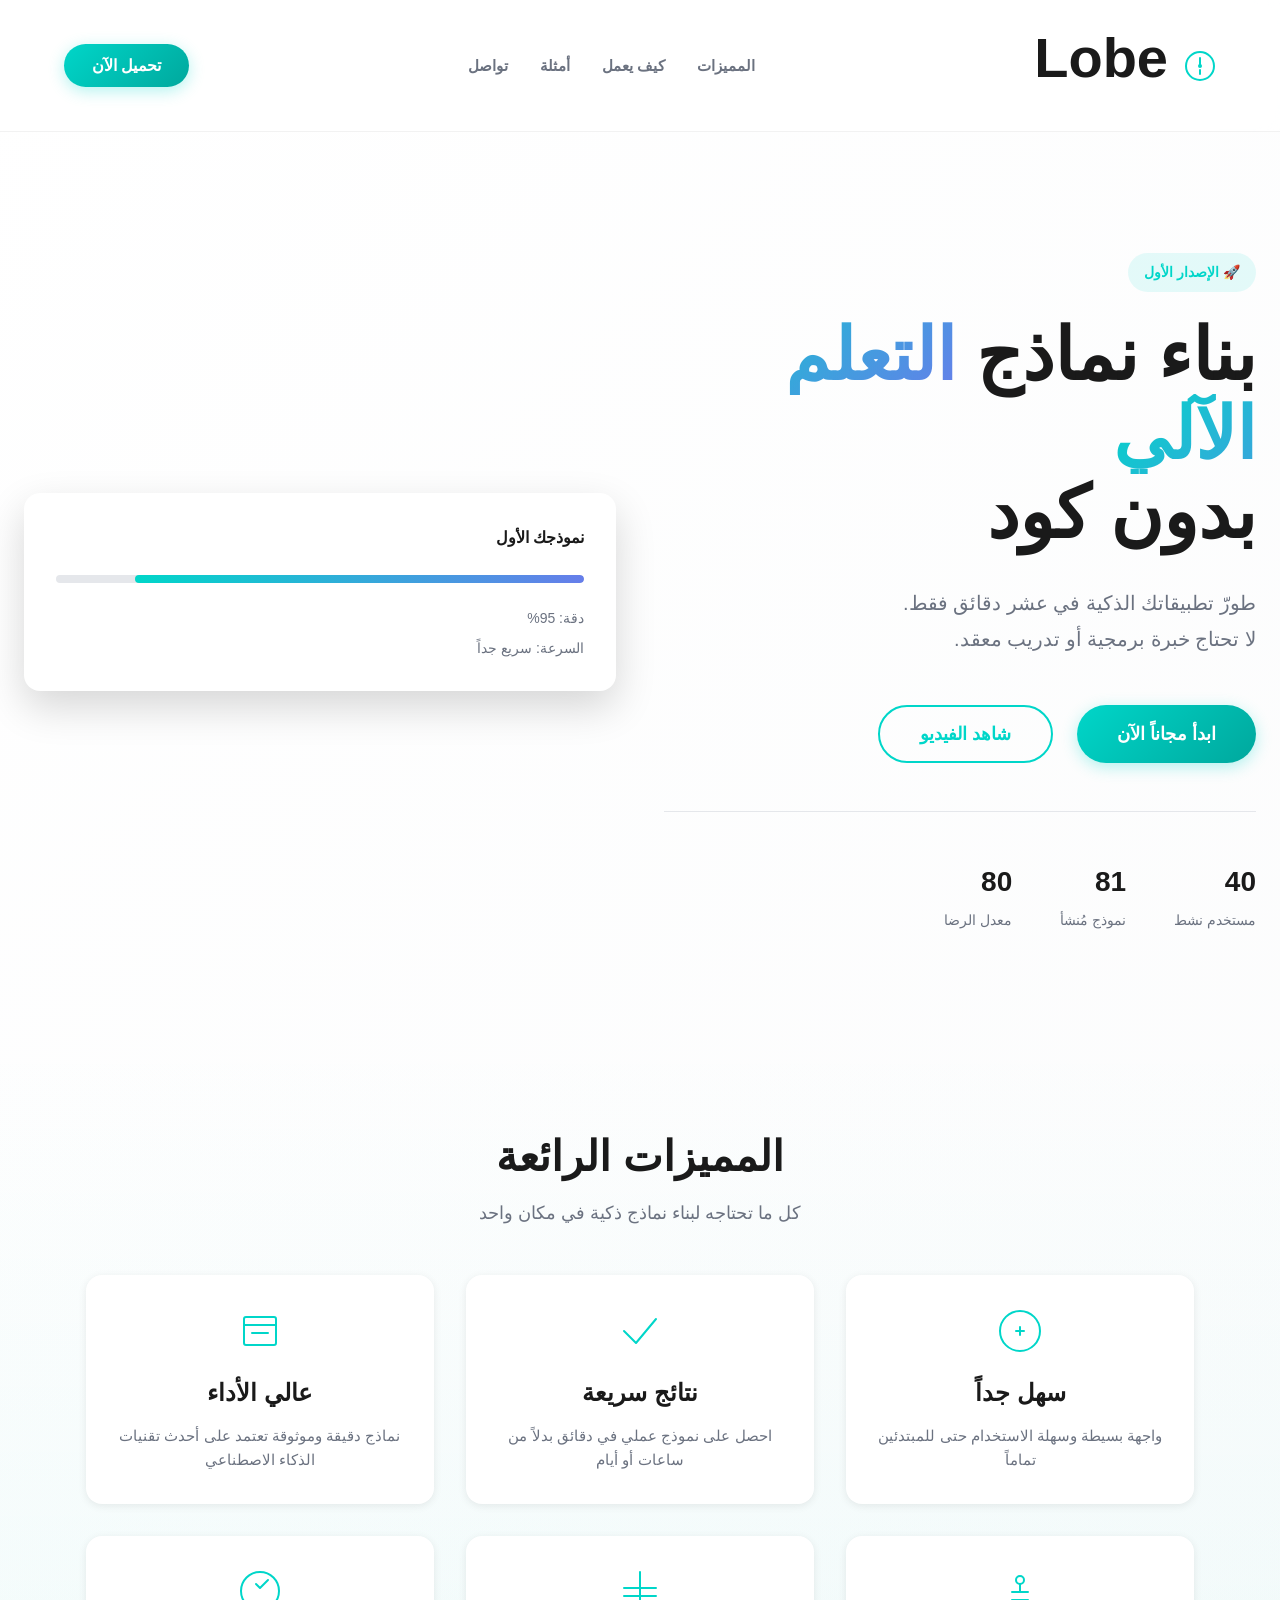
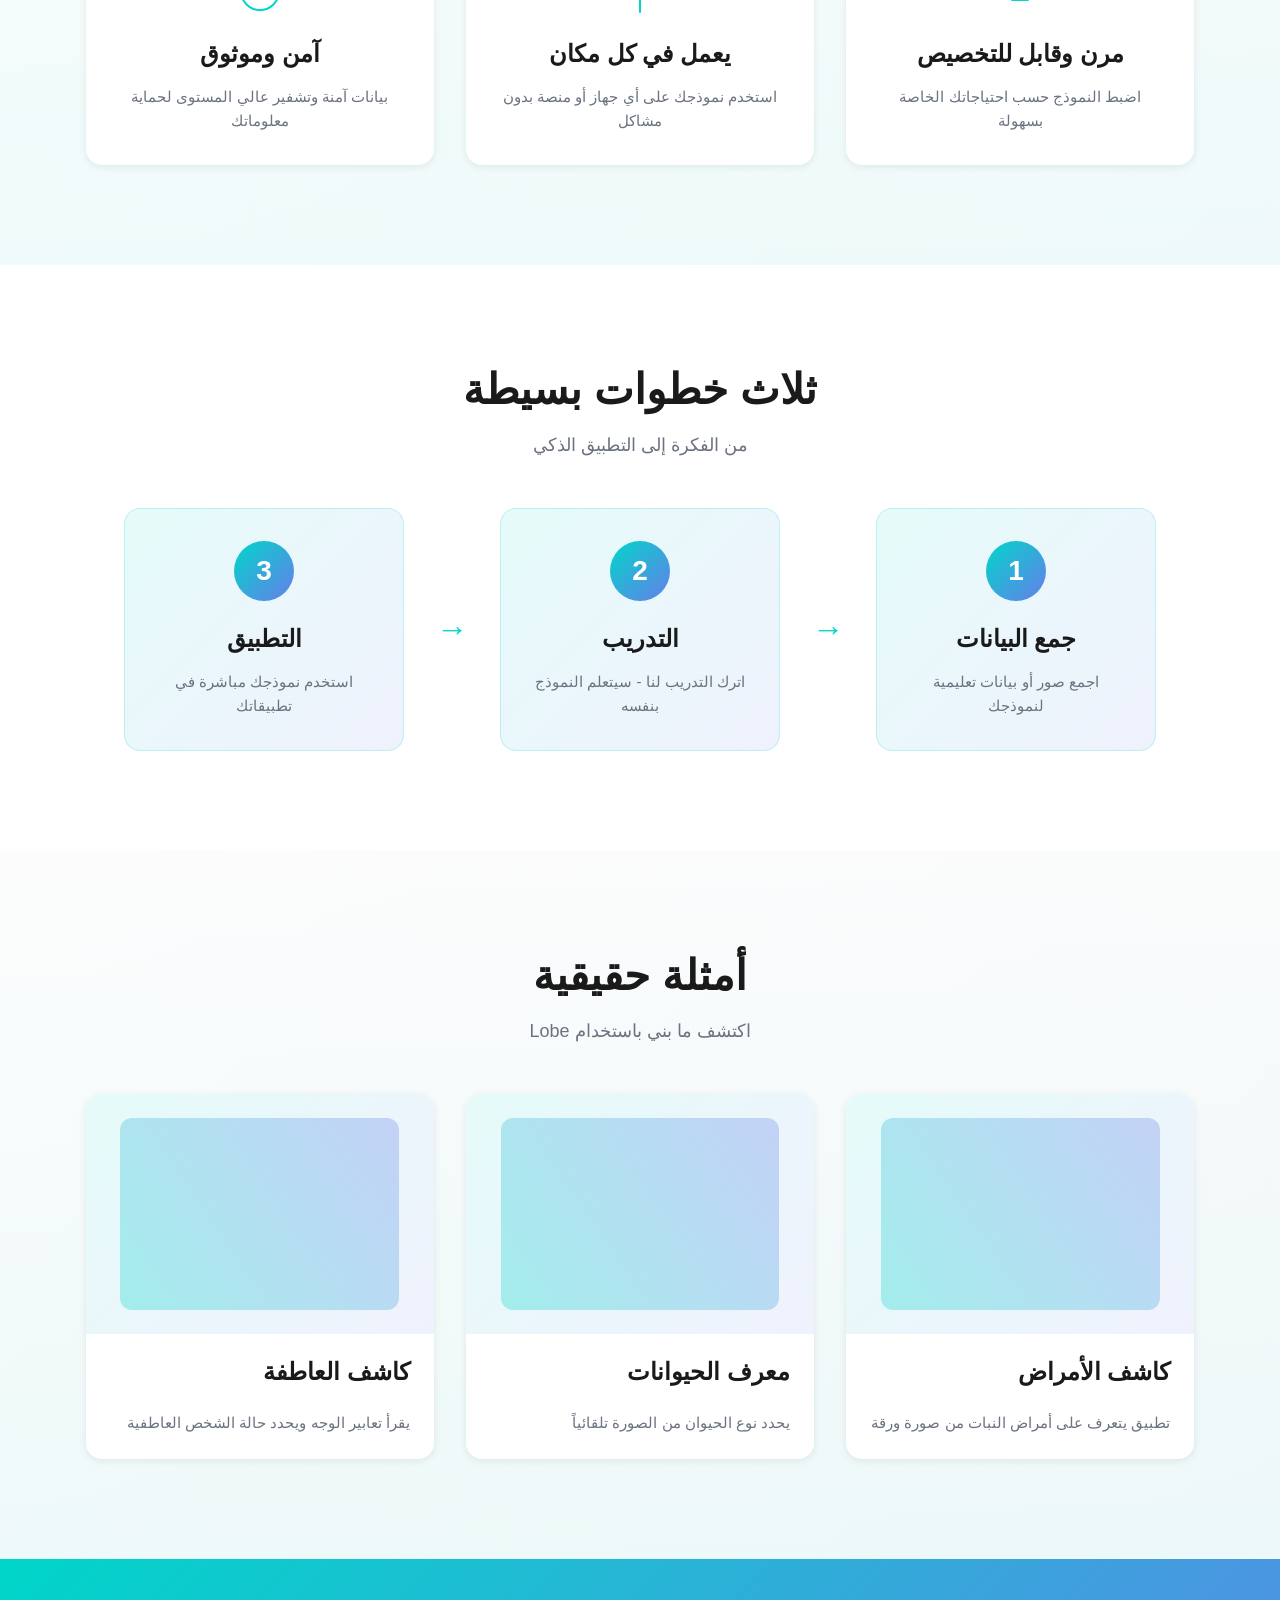
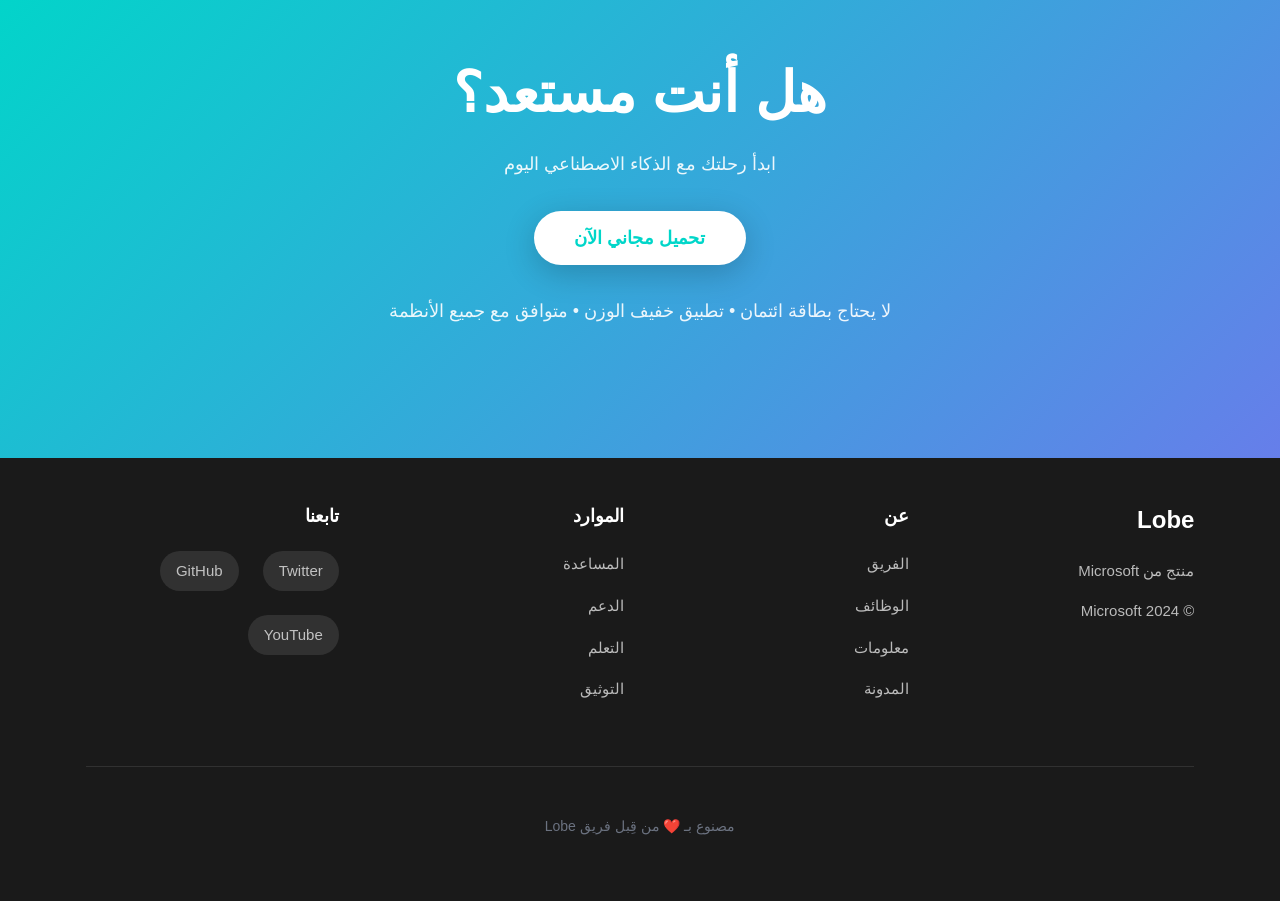
<file: html/index.html>
<!DOCTYPE html>
<html lang="ar" dir="rtl">
<head>
    <meta charset="UTF-8">
    <meta name="viewport" content="width=device-width, initial-scale=1.0">
    <title>Lobe - بناء نماذج تعلم آلي بسهولة</title>
    <link rel="stylesheet" href="../css/styles.css">
</head>
<body>

<!-- ==================== HEADER ==================== -->
<header class="header" id="header">
    <div class="container">
        <div class="logo">
            <svg width="32" height="32" viewBox="0 0 32 32" fill="none" xmlns="http://www.w3.org/2000/svg">
                <circle cx="16" cy="16" r="14" stroke="#00d6c9" stroke-width="2"/>
                <path d="M16 8v8m0 4v4" stroke="#00d6c9" stroke-width="2" stroke-linecap="round"/>
                <circle cx="16" cy="16" r="2" fill="#00d6c9"/>
            </svg>
            <h1>Lobe</h1>
        </div>

        <nav class="navbar">
            <ul>
                <li><a href="#features">المميزات</a></li>
                <li><a href="#how-it-works">كيف يعمل</a></li>
                <li><a href="#showcase">أمثلة</a></li>
                <li><a href="#contact">تواصل</a></li>
            </ul>
        </nav>

        <button class="btn btn-primary">
            تحميل الآن
        </button>
    </div>
</header>

<!-- ==================== HERO ==================== -->
<section class="hero">
    <div class="hero-content">
        <div class="badge">🚀 الإصدار الأول</div>
        
        <h1>
            بناء نماذج <span class="gradient-text">التعلم الآلي</span>
            <br>
            بدون كود
        </h1>
        
        <p class="subtitle">
            طورّ تطبيقاتك الذكية في عشر دقائق فقط.
            <br>
            لا تحتاج خبرة برمجية أو تدريب معقد.
        </p>

        <div class="hero-buttons">
            <button class="btn btn-primary btn-lg">ابدأ مجاناً الآن</button>
            <button class="btn btn-secondary btn-lg">شاهد الفيديو</button>
        </div>

        <div class="hero-stats">
            <div class="stat">
                <span class="stat-number">50K+</span>
                <span class="stat-label">مستخدم نشط</span>
            </div>
            <div class="stat">
                <span class="stat-number">100K+</span>
                <span class="stat-label">نموذج مُنشأ</span>
            </div>
            <div class="stat">
                <span class="stat-number">99%</span>
                <span class="stat-label">معدل الرضا</span>
            </div>
        </div>
    </div>

    <div class="hero-visual">
        <div class="floating-card">
            <div class="card-header">نموذجك الأول</div>
            <div class="card-progress">
                <div class="progress-bar" style="width: 85%"></div>
            </div>
            <div class="card-stats">
                <span>دقة: 95%</span>
                <span>السرعة: سريع جداً</span>
            </div>
        </div>
    </div>
</section>

<!-- ==================== FEATURES ==================== -->
<section class="features" id="features">
    <div class="container">
        <div class="section-header">
            <h2>المميزات الرائعة</h2>
            <p>كل ما تحتاجه لبناء نماذج ذكية في مكان واحد</p>
        </div>

        <div class="features-grid">
            <div class="feature-card">
                <div class="feature-icon">
                    <svg width="48" height="48" viewBox="0 0 48 48" fill="none" xmlns="http://www.w3.org/2000/svg">
                        <circle cx="24" cy="24" r="20" stroke="#00d6c9" stroke-width="2"/>
                        <path d="M20 24h8M24 20v8" stroke="#00d6c9" stroke-width="2" stroke-linecap="round"/>
                    </svg>
                </div>
                <h3>سهل جداً</h3>
                <p>واجهة بسيطة وسهلة الاستخدام حتى للمبتدئين تماماً</p>
            </div>

            <div class="feature-card">
                <div class="feature-icon">
                    <svg width="48" height="48" viewBox="0 0 48 48" fill="none" xmlns="http://www.w3.org/2000/svg">
                        <path d="M8 24L20 36L40 12" stroke="#00d6c9" stroke-width="2" stroke-linecap="round" stroke-linejoin="round"/>
                    </svg>
                </div>
                <h3>نتائج سريعة</h3>
                <p>احصل على نموذج عملي في دقائق بدلاً من ساعات أو أيام</p>
            </div>

            <div class="feature-card">
                <div class="feature-icon">
                    <svg width="48" height="48" viewBox="0 0 48 48" fill="none" xmlns="http://www.w3.org/2000/svg">
                        <rect x="8" y="10" width="32" height="28" stroke="#00d6c9" stroke-width="2" rx="2"/>
                        <path d="M8 18h32M16 26h16" stroke="#00d6c9" stroke-width="2" stroke-linecap="round"/>
                    </svg>
                </div>
                <h3>عالي الأداء</h3>
                <p>نماذج دقيقة وموثوقة تعتمد على أحدث تقنيات الذكاء الاصطناعي</p>
            </div>

            <div class="feature-card">
                <div class="feature-icon">
                    <svg width="48" height="48" viewBox="0 0 48 48" fill="none" xmlns="http://www.w3.org/2000/svg">
                        <circle cx="24" cy="12" r="4" stroke="#00d6c9" stroke-width="2"/>
                        <path d="M24 16v8M16 24h16M16 32h16" stroke="#00d6c9" stroke-width="2" stroke-linecap="round"/>
                    </svg>
                </div>
                <h3>مرن وقابل للتخصيص</h3>
                <p>اضبط النموذج حسب احتياجاتك الخاصة بسهولة</p>
            </div>

            <div class="feature-card">
                <div class="feature-icon">
                    <svg width="48" height="48" viewBox="0 0 48 48" fill="none" xmlns="http://www.w3.org/2000/svg">
                        <path d="M24 4v40M8 20h32M8 28h32" stroke="#00d6c9" stroke-width="2" stroke-linecap="round"/>
                    </svg>
                </div>
                <h3>يعمل في كل مكان</h3>
                <p>استخدم نموذجك على أي جهاز أو منصة بدون مشاكل</p>
            </div>

            <div class="feature-card">
                <div class="feature-icon">
                    <svg width="48" height="48" viewBox="0 0 48 48" fill="none" xmlns="http://www.w3.org/2000/svg">
                        <path d="M20 16L24 20L32 12M24 4C13.5 4 5 12.5 5 23c0 10.5 8.5 19 19 19s19-8.5 19-19S34.5 4 24 4Z" stroke="#00d6c9" stroke-width="2" stroke-linecap="round" stroke-linejoin="round"/>
                    </svg>
                </div>
                <h3>آمن وموثوق</h3>
                <p>بيانات آمنة وتشفير عالي المستوى لحماية معلوماتك</p>
            </div>
        </div>
    </div>
</section>




<!-- ==================== HOW IT WORKS ==================== -->
<section class="how-it-works" id="how-it-works">
    <div class="container">
        <div class="section-header">
            <h2>ثلاث خطوات بسيطة</h2>
            <p>من الفكرة إلى التطبيق الذكي</p>
        </div>

        <div class="steps">
            <div class="step">
                <div class="step-number">1</div>
                <h3>جمع البيانات</h3>
                <p>اجمع صور أو بيانات تعليمية لنموذجك</p>
            </div>

            <div class="step-arrow">→</div>

            <div class="step">
                <div class="step-number">2</div>
                <h3>التدريب</h3>
                <p>اترك التدريب لنا - سيتعلم النموذج بنفسه</p>
            </div>

            <div class="step-arrow">→</div>

            <div class="step">
                <div class="step-number">3</div>
                <h3>التطبيق</h3>
                <p>استخدم نموذجك مباشرة في تطبيقاتك</p>
            </div>
        </div>
    </div>
</section>





<!-- ==================== SHOWCASE ==================== -->
<section class="showcase" id="showcase">
    <div class="container">
        <div class="section-header">
            <h2>أمثلة حقيقية</h2>
            <p>اكتشف ما بني باستخدام Lobe</p>
        </div>

        <div class="showcase-grid">
            <div class="showcase-card">
                <div class="showcase-image">
                    <div class="placeholder-image"></div>
                </div>
                <h3>كاشف الأمراض</h3>
                <p>تطبيق يتعرف على أمراض النبات من صورة ورقة</p>
            </div>

            <div class="showcase-card">
                <div class="showcase-image">
                    <div class="placeholder-image"></div>
                </div>
                <h3>معرف الحيوانات</h3>
                <p>يحدد نوع الحيوان من الصورة تلقائياً</p>
            </div>

            <div class="showcase-card">
                <div class="showcase-image">
                    <div class="placeholder-image"></div>
                </div>
                <h3>كاشف العاطفة</h3>
                <p>يقرأ تعابير الوجه ويحدد حالة الشخص العاطفية</p>
            </div>
        </div>
    </div>
</section>



<!-- ==================== CTA ==================== -->
<section class="cta">
    <div class="cta-content">
        <h2>هل أنت مستعد؟</h2>
        <p>ابدأ رحلتك مع الذكاء الاصطناعي اليوم</p>
        <button class="btn btn-primary btn-lg btn-cta">تحميل مجاني الآن</button>
        <p class="cta-note">لا يحتاج بطاقة ائتمان • تطبيق خفيف الوزن • متوافق مع جميع الأنظمة</p>
    </div>
</section>




<!-- ==================== FOOTER ==================== -->
<footer class="footer">
    <div class="container">
        <div class="footer-content">
            <div class="footer-section">
                <h3>Lobe</h3>
                <p>منتج من Microsoft</p>
                <p class="copyright">© Microsoft 2024</p>
            </div>

            <div class="footer-section">
                <h4>عن</h4>
                <ul>
                    <li><a href="#">الفريق</a></li>
                    <li><a href="#">الوظائف</a></li>
                    <li><a href="#">معلومات</a></li>
                    <li><a href="#">المدونة</a></li>
                </ul>
            </div>


            <div class="footer-section">
                <h4>الموارد</h4>
                <ul>
                    <li><a href="#">المساعدة</a></li>
                    <li><a href="#">الدعم</a></li>
                    <li><a href="#">التعلم</a></li>
                    <li><a href="#">التوثيق</a></li>
                </ul>
            </div>


            <div class="footer-section">
                <h4>تابعنا</h4>
                <div class="social-links">
                    <a href="#" class="social-link">Twitter</a>
                    <a href="#" class="social-link">GitHub</a>
                    <a href="#" class="social-link">YouTube</a>
                </div>
            </div>
        </div>

        
        <div class="footer-bottom">
            <p>مصنوع بـ ❤️ من قِبل فريق Lobe</p>
        </div>
    </div>
</footer>

<script src="../Script/script.js"></script>
</body>
</html>
</file>
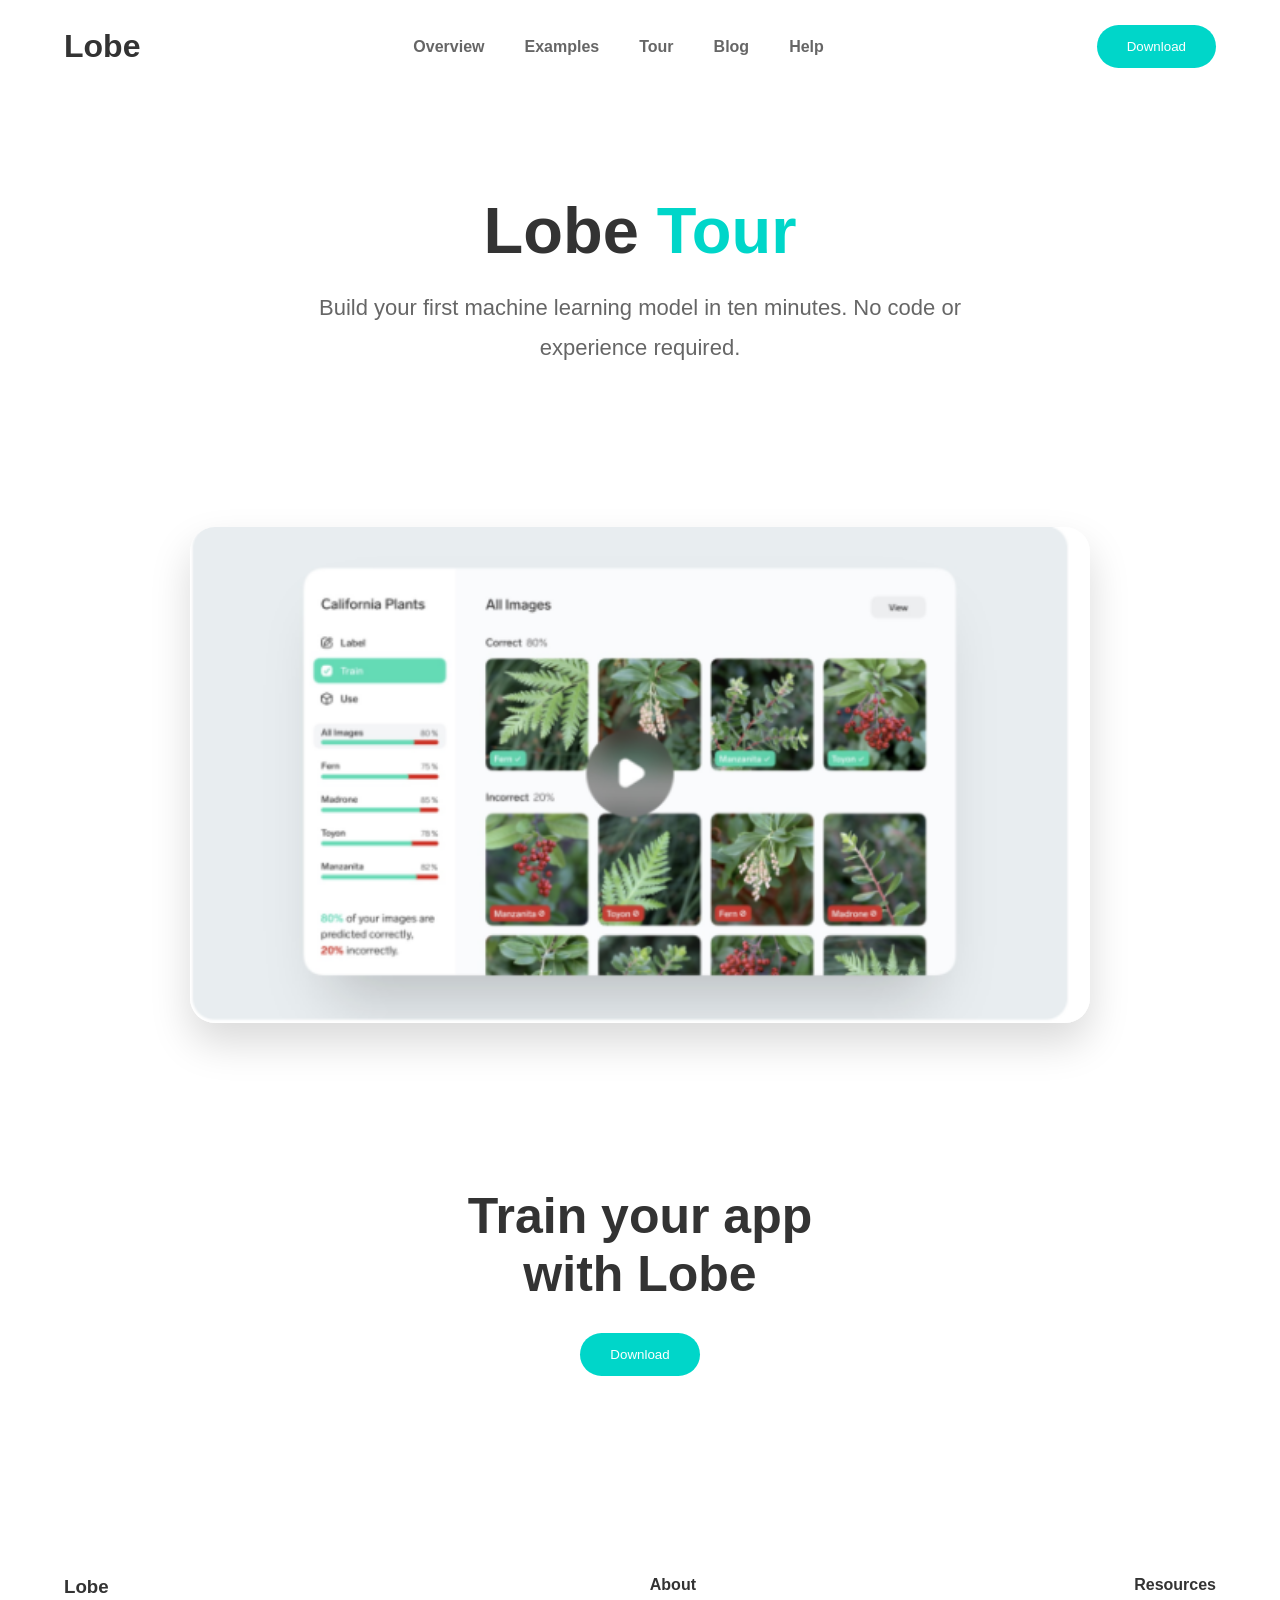
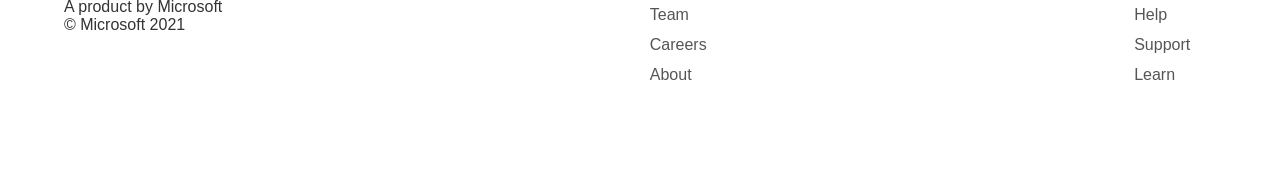
<file: lobe.html>
<!DOCTYPE html>
<html lang="en">
<head>
    <meta charset="UTF-8">
    <meta name="viewport" content="width=device-width, initial-scale=1.0">
    <title>Lobe Tour</title>
    <link rel="stylesheet" href="./index.css">
</head>
<body>

<header class="header">
    <div class="container">

        <div class="logo">
            <h1>Lobe</h1>
        </div>

        <nav class="navbar">
            <ul>
                <li><a href="#">Overview</a></li>
                <li><a href="#">Examples</a></li>
                <li><a href="#">Tour</a></li>
                <li><a href="#">Blog</a></li>
                <li><a href="#">Help</a></li>
            </ul>
        </nav>

        <button class="btn">
            Download
        </button>

    </div>
</header>

<main>

<section class="hero">

    <h2>
        Lobe <span>Tour</span>
    </h2>

    <p>
        Build your first machine learning model in ten minutes.
        No code or experience required.
    </p>

</section>

<section class="preview">

    <img src="Screenshot From 2026-07-16 00-52-35.png" alt="Lobe Preview">

</section>

<section class="cta">

    <h2>
        Train your app
        <br>
        with <span>Lobe</span>
    </h2>

    <button class="btn">
        Download
    </button>

</section>

</main>

<footer class="footer">

<div>

<h3>Lobe</h3>

<p>A product by Microsoft</p>

<p>© Microsoft 2021</p>

</div>

<div>

<h4>About</h4>

<ul>

<li><a href="#">Team</a></li>

<li><a href="#">Careers</a></li>

<li><a href="#">About</a></li>

</ul>

</div>

<div>

<h4>Resources</h4>

<ul>

<li><a href="#">Help</a></li>

<li><a href="#">Support</a></li>

<li><a href="#">Learn</a></li>

</ul>

</div>

</footer>

</body>
</html>
</file>
<file: css/styles.css>
/* ==================== VARIABLES ==================== */
:root {
    --primary: #00d6c9;
    --primary-dark: #00a89d;
    --secondary: #667eea;
    --dark: #1a1a1a;
    --light: #f8f9fa;
    --gray: #6b7280;
    --gray-light: #e5e7eb;
    
    --spacing-xs: 8px;
    --spacing-sm: 16px;
    --spacing-md: 24px;
    --spacing-lg: 32px;
    --spacing-xl: 48px;
    
    --radius-sm: 8px;
    --radius-md: 12px;
    --radius-lg: 16px;
    --radius-full: 50px;
    
    --shadow-sm: 0 2px 8px rgba(0, 0, 0, 0.08);
    --shadow-md: 0 8px 24px rgba(0, 0, 0, 0.12);
    --shadow-lg: 0 16px 40px rgba(0, 0, 0, 0.16);
    
    --transition: all 0.3s cubic-bezier(0.4, 0, 0.2, 1);
}

/* ==================== RESET & BASE ==================== */
* {
    margin: 0;
    padding: 0;
    box-sizing: border-box;
}

html {
    scroll-behavior: smooth;
}

body {
    font-family: -apple-system, BlinkMacSystemFont, 'Segoe UI', 'Cairo', sans-serif;
    background: linear-gradient(135deg, #ffffff 0%, #f8f9fa 100%);
    color: var(--dark);
    line-height: 1.6;
    overflow-x: hidden;
}

/* ==================== TYPOGRAPHY ==================== */
h1, h2, h3, h4, h5, h6 {
    font-weight: 700;
    line-height: 1.2;
    margin-bottom: var(--spacing-sm);
}

h1 { font-size: 56px; }
h2 { font-size: 42px; }
h3 { font-size: 24px; }
h4 { font-size: 18px; }

p {
    color: var(--gray);
    margin-bottom: var(--spacing-sm);
}

.gradient-text {
    background: linear-gradient(135deg, var(--primary) 0%, var(--secondary) 100%);
    -webkit-background-clip: text;
    -webkit-text-fill-color: transparent;
    background-clip: text;
}

/* ==================== CONTAINER ==================== */
.container {
    width: 90%;
    max-width: 1200px;
    margin: 0 auto;
}

/* ==================== BUTTONS ==================== */
.btn {
    padding: 12px 28px;
    border: none;
    border-radius: var(--radius-full);
    font-weight: 600;
    font-size: 16px;
    cursor: pointer;
    transition: var(--transition);
    display: inline-block;
    text-decoration: none;
    text-align: center;
    white-space: nowrap;
}

.btn-primary {
    background: linear-gradient(135deg, var(--primary) 0%, var(--primary-dark) 100%);
    color: white;
    box-shadow: 0 4px 16px rgba(0, 214, 201, 0.3);
}

.btn-primary:hover {
    transform: translateY(-2px);
    box-shadow: 0 8px 24px rgba(0, 214, 201, 0.4);
}

.btn-primary:active {
    transform: translateY(0);
}

.btn-secondary {
    background: transparent;
    color: var(--primary);
    border: 2px solid var(--primary);
}

.btn-secondary:hover {
    background: var(--primary);
    color: white;
}

.btn-lg {
    padding: 16px 40px;
    font-size: 18px;
}

/* ==================== HEADER ==================== */
.header {
    padding: var(--spacing-md) 0;
    background: rgba(255, 255, 255, 0.7);
    backdrop-filter: blur(10px);
    border-bottom: 1px solid rgba(0, 0, 0, 0.05);
    position: sticky;
    top: 0;
    z-index: 1000;
    animation: slideDown 0.6s ease-out;
}

@keyframes slideDown {
    from {
        transform: translateY(-100%);
        opacity: 0;
    }
    to {
        transform: translateY(0);
        opacity: 1;
    }
}

.header .container {
    display: flex;
    justify-content: space-between;
    align-items: center;
    gap: var(--spacing-lg);
}

.logo {
    display: flex;
    align-items: center;
    gap: var(--spacing-sm);
    font-size: 24px;
    font-weight: 700;
    color: var(--dark);
    text-decoration: none;
    transition: var(--transition);
}

.logo svg {
    animation: float 3s ease-in-out infinite;
}

@keyframes float {
    0%, 100% { transform: translateY(0px); }
    50% { transform: translateY(-8px); }
}

.navbar {
    flex: 1;
    display: flex;
    justify-content: center;
}

.navbar ul {
    display: flex;
    list-style: none;
    gap: var(--spacing-lg);
}

.navbar a {
    text-decoration: none;
    color: var(--gray);
    font-weight: 600;
    font-size: 15px;
    position: relative;
    transition: var(--transition);
}

.navbar a::after {
    content: '';
    position: absolute;
    bottom: -4px;
    right: 0;
    width: 0;
    height: 2px;
    background: var(--primary);
    transition: var(--transition);
}

.navbar a:hover {
    color: var(--primary);
}

.navbar a:hover::after {
    width: 100%;
}

@media (max-width: 768px) {
    .navbar {
        display: none;
    }
}

/* ==================== HERO SECTION ==================== */
.hero {
    display: grid;
    grid-template-columns: 1fr 1fr;
    gap: var(--spacing-xl);
    align-items: center;
    padding: 100px var(--spacing-md) 80px;
    min-height: 100vh;
}

.hero-content {
    animation: fadeInUp 0.8s ease-out;
}

@keyframes fadeInUp {
    from {
        opacity: 0;
        transform: translateY(30px);
    }
    to {
        opacity: 1;
        transform: translateY(0);
    }
}

.badge {
    display: inline-block;
    padding: 8px 16px;
    background: rgba(0, 214, 201, 0.1);
    color: var(--primary);
    border-radius: var(--radius-full);
    font-size: 14px;
    font-weight: 600;
    margin-bottom: var(--spacing-md);
    animation: slideInRight 0.8s ease-out;
}

@keyframes slideInRight {
    from {
        opacity: 0;
        transform: translateX(-20px);
    }
    to {
        opacity: 1;
        transform: translateX(0);
    }
}

.hero h1 {
    font-size: 72px;
    margin-bottom: var(--spacing-lg);
    line-height: 1.1;
}

.hero .subtitle {
    font-size: 20px;
    color: var(--gray);
    margin-bottom: var(--spacing-lg);
    line-height: 1.8;
}

.hero-buttons {
    display: flex;
    gap: var(--spacing-md);
    margin: var(--spacing-xl) 0;
    flex-wrap: wrap;
}

.hero-stats {
    display: flex;
    gap: var(--spacing-xl);
    margin-top: var(--spacing-xl);
    padding-top: var(--spacing-xl);
    border-top: 1px solid var(--gray-light);
}

.stat {
    display: flex;
    flex-direction: column;
}

.stat-number {
    font-size: 28px;
    font-weight: 700;
    color: var(--dark);
}

.stat-label {
    font-size: 14px;
    color: var(--gray);
    margin-top: 4px;
}

.hero-visual {
    perspective: 1000px;
    animation: fadeInLeft 0.8s ease-out;
}

@keyframes fadeInLeft {
    from {
        opacity: 0;
        transform: translateX(30px) rotateY(10deg);
    }
    to {
        opacity: 1;
        transform: translateX(0) rotateY(0);
    }
}

.floating-card {
    background: white;
    padding: var(--spacing-lg);
    border-radius: var(--radius-lg);
    box-shadow: var(--shadow-lg);
    animation: float 3s ease-in-out infinite;
}

.card-header {
    font-weight: 600;
    margin-bottom: var(--spacing-md);
    color: var(--dark);
}

.card-progress {
    height: 8px;
    background: var(--gray-light);
    border-radius: var(--radius-full);
    overflow: hidden;
    margin-bottom: var(--spacing-md);
}

.progress-bar {
    height: 100%;
    background: linear-gradient(90deg, var(--primary) 0%, var(--secondary) 100%);
    border-radius: var(--radius-full);
    animation: progressFill 2s ease-out;
}

@keyframes progressFill {
    from { width: 0 !important; }
}

.card-stats {
    display: flex;
    flex-direction: column;
    gap: var(--spacing-xs);
    font-size: 14px;
    color: var(--gray);
}

.card-stats span {
    display: flex;
    justify-content: space-between;
}

@media (max-width: 768px) {
    .hero {
        grid-template-columns: 1fr;
        padding: 60px var(--spacing-md);
        min-height: auto;
    }
    
    .hero h1 {
        font-size: 42px;
    }
    
    .hero-visual {
        order: -1;
    }
}

/* ==================== FEATURES SECTION ==================== */
.features {
    padding: 100px var(--spacing-md);
    background: linear-gradient(180deg, transparent 0%, rgba(0, 214, 201, 0.05) 100%);
}

.section-header {
    text-align: center;
    margin-bottom: var(--spacing-xl);
    animation: fadeInUp 0.6s ease-out;
}

.section-header h2 {
    margin-bottom: var(--spacing-sm);
}

.section-header p {
    font-size: 18px;
    color: var(--gray);
}

.features-grid {
    display: grid;
    grid-template-columns: repeat(auto-fit, minmax(320px, 1fr));
    gap: var(--spacing-lg);
}

.feature-card {
    padding: var(--spacing-lg);
    background: white;
    border-radius: var(--radius-lg);
    box-shadow: var(--shadow-sm);
    transition: var(--transition);
    text-align: center;
    animation: fadeInUp 0.6s ease-out;
}

.feature-card:nth-child(1) { animation-delay: 0.1s; }
.feature-card:nth-child(2) { animation-delay: 0.2s; }
.feature-card:nth-child(3) { animation-delay: 0.3s; }
.feature-card:nth-child(4) { animation-delay: 0.4s; }
.feature-card:nth-child(5) { animation-delay: 0.5s; }
.feature-card:nth-child(6) { animation-delay: 0.6s; }

.feature-card:hover {
    transform: translateY(-12px);
    box-shadow: var(--shadow-lg);
    border-color: var(--primary);
}

.feature-icon {
    display: flex;
    justify-content: center;
    margin-bottom: var(--spacing-md);
}

.feature-card h3 {
    margin-bottom: var(--spacing-sm);
    color: var(--dark);
}

.feature-card p {
    font-size: 15px;
    margin: 0;
}

/* ==================== HOW IT WORKS ==================== */
.how-it-works {
    padding: 100px var(--spacing-md);
    background: white;
}

.steps {
    display: flex;
    justify-content: center;
    align-items: center;
    gap: var(--spacing-lg);
    flex-wrap: wrap;
    animation: fadeInUp 0.6s ease-out;
}

.step {
    flex: 1;
    min-width: 200px;
    max-width: 280px;
    padding: var(--spacing-lg);
    background: linear-gradient(135deg, rgba(0, 214, 201, 0.1) 0%, rgba(102, 126, 234, 0.1) 100%);
    border-radius: var(--radius-lg);
    border: 1px solid rgba(0, 214, 201, 0.2);
    text-align: center;
    transition: var(--transition);
}

.step:hover {
    border-color: var(--primary);
    transform: translateY(-6px);
}

.step-number {
    display: flex;
    align-items: center;
    justify-content: center;
    width: 60px;
    height: 60px;
    background: linear-gradient(135deg, var(--primary) 0%, var(--secondary) 100%);
    color: white;
    font-size: 28px;
    font-weight: 700;
    border-radius: var(--radius-full);
    margin: 0 auto var(--spacing-md);
}

.step h3 {
    margin-bottom: var(--spacing-sm);
}

.step p {
    margin: 0;
    font-size: 15px;
}

.step-arrow {
    font-size: 32px;
    color: var(--primary);
    animation: pulse 2s infinite;
}

@keyframes pulse {
    0%, 100% { transform: translateX(0); }
    50% { transform: translateX(8px); }
}

@media (max-width: 768px) {
    .steps {
        flex-direction: column;
    }
    
    .step-arrow {
        transform: rotate(90deg);
    }
}

/* ==================== SHOWCASE ==================== */
.showcase {
    padding: 100px var(--spacing-md);
    background: linear-gradient(180deg, transparent 0%, rgba(0, 214, 201, 0.05) 100%);
}

.showcase-grid {
    display: grid;
    grid-template-columns: repeat(auto-fit, minmax(300px, 1fr));
    gap: var(--spacing-lg);
}

.showcase-card {
    background: white;
    border-radius: var(--radius-lg);
    overflow: hidden;
    box-shadow: var(--shadow-sm);
    transition: var(--transition);
    animation: fadeInUp 0.6s ease-out;
}

.showcase-card:nth-child(1) { animation-delay: 0.1s; }
.showcase-card:nth-child(2) { animation-delay: 0.2s; }
.showcase-card:nth-child(3) { animation-delay: 0.3s; }

.showcase-card:hover {
    transform: translateY(-12px);
    box-shadow: var(--shadow-lg);
}

.showcase-image {
    height: 240px;
    background: linear-gradient(135deg, rgba(0, 214, 201, 0.1) 0%, rgba(102, 126, 234, 0.1) 100%);
    display: flex;
    align-items: center;
    justify-content: center;
    overflow: hidden;
}

.placeholder-image {
    width: 80%;
    height: 80%;
    background: linear-gradient(45deg, var(--primary) 0%, var(--secondary) 100%);
    border-radius: var(--radius-md);
    opacity: 0.3;
}

.showcase-card h3 {
    padding: var(--spacing-md) var(--spacing-md) var(--spacing-xs);
}

.showcase-card p {
    padding: 0 var(--spacing-md) var(--spacing-md);
    margin: 0;
    font-size: 15px;
}

/* ==================== CTA SECTION ==================== */
.cta {
    padding: 100px var(--spacing-md);
    background: linear-gradient(135deg, var(--primary) 0%, var(--secondary) 100%);
    text-align: center;
    color: white;
    position: relative;
    overflow: hidden;
}

.cta::before {
    content: '';
    position: absolute;
    top: -50%;
    right: -50%;
    width: 600px;
    height: 600px;
    background: radial-gradient(circle, rgba(255, 255, 255, 0.1) 0%, transparent 70%);
    border-radius: var(--radius-full);
    animation: float 6s ease-in-out infinite;
}

.cta::after {
    content: '';
    position: absolute;
    bottom: -50%;
    left: -50%;
    width: 600px;
    height: 600px;
    background: radial-gradient(circle, rgba(255, 255, 255, 0.1) 0%, transparent 70%);
    border-radius: var(--radius-full);
    animation: float 8s ease-in-out infinite reverse;
}

.cta-content {
    position: relative;
    z-index: 1;
    animation: fadeInUp 0.6s ease-out;
}

.cta h2 {
    font-size: 56px;
    margin-bottom: var(--spacing-md);
}

.cta p {
    font-size: 18px;
    color: rgba(255, 255, 255, 0.9);
    margin-bottom: var(--spacing-lg);
}

.btn-cta {
    background: white;
    color: var(--primary);
    box-shadow: 0 8px 32px rgba(0, 0, 0, 0.2);
}

.btn-cta:hover {
    transform: translateY(-4px);
    box-shadow: 0 12px 40px rgba(0, 0, 0, 0.3);
}

.cta-note {
    margin-top: var(--spacing-lg);
    font-size: 14px;
    color: rgba(255, 255, 255, 0.8);
}

@media (max-width: 768px) {
    .cta h2 {
        font-size: 36px;
    }
}

/* ==================== FOOTER ==================== */
.footer {
    background: var(--dark);
    color: white;
    padding: var(--spacing-xl) var(--spacing-md);
}

.footer-content {
    display: grid;
    grid-template-columns: repeat(auto-fit, minmax(240px, 1fr));
    gap: var(--spacing-lg);
    margin-bottom: var(--spacing-xl);
    padding-bottom: var(--spacing-xl);
    border-bottom: 1px solid rgba(255, 255, 255, 0.1);
}

.footer-section h3,
.footer-section h4 {
    margin-bottom: var(--spacing-md);
    color: white;
}

.footer-section p {
    color: rgba(255, 255, 255, 0.7);
    font-size: 15px;
    margin-bottom: var(--spacing-sm);
}

.copyright {
    font-size: 14px;
    color: rgba(255, 255, 255, 0.5);
    margin-bottom: 0;
}

.footer-section ul {
    list-style: none;
}

.footer-section li {
    margin-bottom: var(--spacing-sm);
}

.footer-section a {
    color: rgba(255, 255, 255, 0.7);
    text-decoration: none;
    transition: var(--transition);
    font-size: 15px;
}

.footer-section a:hover {
    color: var(--primary);
}

.social-links {
    display: flex;
    gap: var(--spacing-md);
    flex-wrap: wrap;
}

.social-link {
    padding: 8px 16px;
    background: rgba(255, 255, 255, 0.1);
    border-radius: var(--radius-full);
    font-size: 14px;
}

.social-link:hover {
    background: var(--primary);
    color: white;
}

.footer-bottom {
    text-align: center;
    color: rgba(255, 255, 255, 0.6);
    font-size: 14px;
}

/* ==================== RESPONSIVE ==================== */
@media (max-width: 1024px) {
    h1 { font-size: 48px; }
    h2 { font-size: 36px; }
    
    .hero-buttons {
        flex-direction: column;
    }
    
    .hero-stats {
        flex-wrap: wrap;
    }
}

@media (max-width: 768px) {
    h1 { font-size: 36px; }
    h2 { font-size: 28px; }
    
    .hero {
        padding: 40px var(--spacing-md);
    }
    
    .hero-buttons {
        flex-direction: column;
    }
    
    .btn-lg {
        width: 100%;
    }
    
    .features {
        padding: 60px var(--spacing-md);
    }
    
    .how-it-works {
        padding: 60px var(--spacing-md);
    }
    
    .showcase {
        padding: 60px var(--spacing-md);
    }
    
    .cta {
        padding: 60px var(--spacing-md);
    }
    
    .cta h2 {
        font-size: 36px;
    }
    
    .footer-content {
        grid-template-columns: repeat(2, 1fr);
    }
}

@media (max-width: 480px) {
    h1 { font-size: 28px; }
    h2 { font-size: 24px; }
    h3 { font-size: 20px; }
    
    .header .container {
        flex-direction: column;
        gap: var(--spacing-md);
    }
    
    .logo {
        font-size: 20px;
    }
    
    .btn {
        padding: 12px 20px;
        font-size: 14px;
    }
    
    .hero-stats {
        gap: var(--spacing-md);
    }
    
    .stat-number {
        font-size: 24px;
    }
    
    .footer-content {
        grid-template-columns: 1fr;
    }
}

/* ==================== SCROLL ANIMATIONS ==================== */
@keyframes slideInUp {
    from {
        opacity: 0;
        transform: translateY(30px);
    }
    to {
        opacity: 1;
        transform: translateY(0);
    }
}

.fade-in {
    animation: fadeInUp 0.6s ease-out forwards;
}

.fade-in-delay {
    animation: fadeInUp 0.6s ease-out;
}
</file>
<file: index.css>
/* ===========================
   RESET
=========================== */

*{
    margin:0;
    padding:0;
    box-sizing:border-box;
}

/* ===========================
   BODY
=========================== */

body{

    font-family:Arial, sans-serif;

    background:#fff;

    color:#333;

}

/* ===========================
   CONTAINER
=========================== */

.container{

    width:90%;

    max-width:1200px;

    margin:auto;

}

/* ===========================
   HEADER
=========================== */

.header{

    padding:25px 0;

}

.header .container{

    display:flex;

    justify-content:space-between;

    align-items:center;

}

/* ===========================
   NAVIGATION
=========================== */

.navbar ul{

    display:flex;

    list-style:none;

    gap:40px;

}

.navbar a{

    text-decoration:none;

    color:#666;

    font-weight:600;

    transition:.3s;

}

.navbar a:hover{

    color:#00d6c9;

}

/* ===========================
   BUTTON
=========================== */

.btn{

    padding:14px 30px;

    border:none;

    border-radius:50px;

    background:#00d6c9;

    color:white;

    cursor:pointer;

    transition:.3s;

}

.btn:hover{

    transform:translateY(-4px);

    box-shadow:0 12px 25px rgba(0,214,201,.3);

}

/* ===========================
   HERO
=========================== */

.hero{

    text-align:center;

    padding:100px 20px;

}

.hero h2{

    font-size:65px;

    margin-bottom:20px;

}

.hero span{

    color:#00d6c9;

}

.hero p{

    max-width:650px;

    margin:auto;

    font-size:22px;

    line-height:1.8;

    color:#666;

}

/* ===========================
   PREVIEW
=========================== */

.preview{

    width:90%;

    max-width:900px;

    margin:60px auto;

}

.preview img{

    width:100%;

    border-radius:25px;

    transition:.4s;

    box-shadow:0 20px 40px rgba(0,0,0,.15);

}

.preview img:hover{

    transform:scale(1.03);

}

/* ===========================
   CTA
=========================== */

.cta{

    text-align:center;

    padding:100px 20px;

}

.cta h2{

    font-size:50px;

    margin-bottom:30px;

}

/* ===========================
   FOOTER
=========================== */

.footer{

    width:90%;

    max-width:1200px;

    margin:100px auto;

    display:flex;

    justify-content:space-between;

    gap:40px;

}

.footer ul{

    list-style:none;

}

.footer li{

    margin:12px 0;

}

.footer a{
    text-decoration:none;
    color:#555;
    transition:.3s;
}

.footer a:hover{
    color:#00d6c9;
}
</file>
